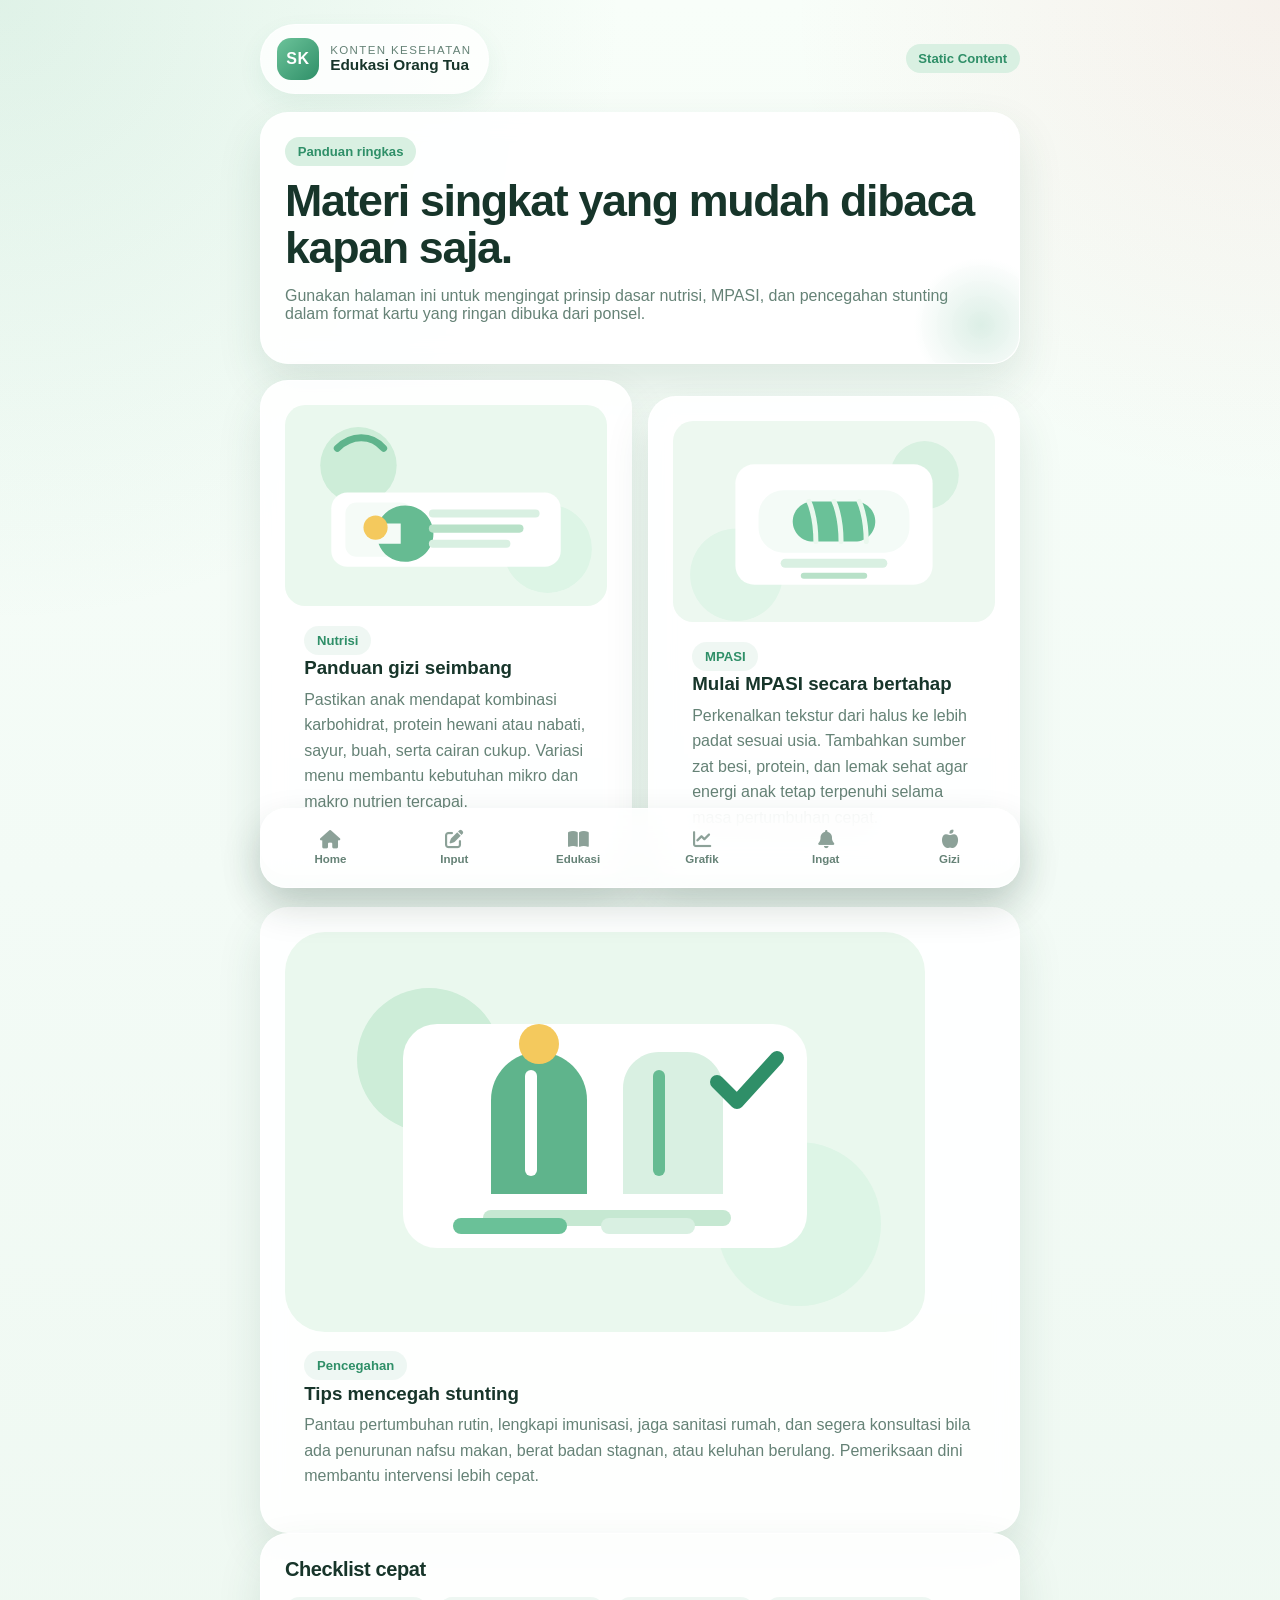
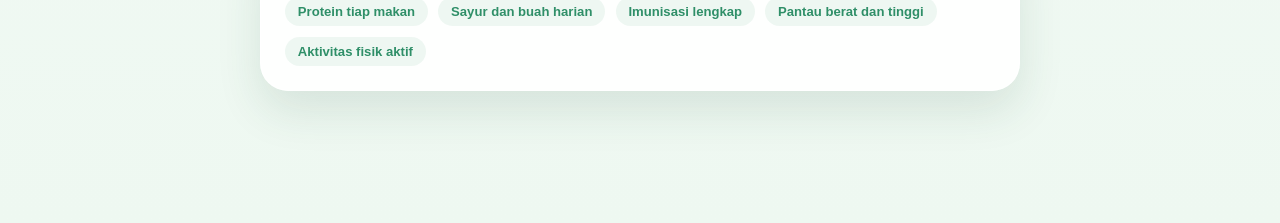
<file: edukasi.html>
<!DOCTYPE html>
<html lang="id">
  <head>
    <meta charset="UTF-8">
    <meta name="viewport" content="width=device-width, initial-scale=1.0">
    <meta name="theme-color" content="#5fb48c">
    <title>SIKEMBANG | Edukasi</title>
    <link rel="manifest" href="./manifest.json">
    <link rel="icon" href="./assets/icons/icon-192.svg" type="image/svg+xml">
    <link rel="stylesheet" href="https://cdnjs.cloudflare.com/ajax/libs/font-awesome/6.4.0/css/all.min.css">
    <link rel="stylesheet" href="./style.css">
  </head>
  <body>
    <main class="page-shell">
      <header class="topbar">
        <div class="brand-mark">
          <div class="brand-mark__logo">SK</div>
          <div>
            <span class="brand-mark__eyebrow">Konten Kesehatan</span>
            <span class="brand-mark__title">Edukasi Orang Tua</span>
          </div>
        </div>
        <span class="tag-pill">Static Content</span>
      </header>

      <section class="hero-card">
        <span class="tag-pill">Panduan ringkas</span>
        <h1 class="hero-title">Materi singkat yang mudah dibaca kapan saja.</h1>
        <p class="hero-copy">
          Gunakan halaman ini untuk mengingat prinsip dasar nutrisi, MPASI, dan pencegahan stunting
          dalam format kartu yang ringan dibuka dari ponsel.
        </p>
      </section>

      <section class="article-grid" style="margin-top: 1rem;">
        <article class="card article-card">
          <img src="./assets/images/nutrition-guide.svg" alt="Ilustrasi panduan nutrisi anak">
          <div class="article-content">
            <span class="mini-chip">Nutrisi</span>
            <h3>Panduan gizi seimbang</h3>
            <p>
              Pastikan anak mendapat kombinasi karbohidrat, protein hewani atau nabati, sayur,
              buah, serta cairan cukup. Variasi menu membantu kebutuhan mikro dan makro nutrien tercapai.
            </p>
          </div>
        </article>

        <article class="card article-card">
          <img src="./assets/images/mpasi-guide.svg" alt="Ilustrasi panduan MPASI">
          <div class="article-content">
            <span class="mini-chip">MPASI</span>
            <h3>Mulai MPASI secara bertahap</h3>
            <p>
              Perkenalkan tekstur dari halus ke lebih padat sesuai usia. Tambahkan sumber zat besi,
              protein, dan lemak sehat agar energi anak tetap terpenuhi selama masa pertumbuhan cepat.
            </p>
          </div>
        </article>

        <article class="card article-card article-card--wide">
          <img src="./assets/images/stunting-prevention.svg" alt="Ilustrasi pencegahan stunting">
          <div class="article-content">
            <span class="mini-chip">Pencegahan</span>
            <h3>Tips mencegah stunting</h3>
            <p>
              Pantau pertumbuhan rutin, lengkapi imunisasi, jaga sanitasi rumah, dan segera konsultasi
              bila ada penurunan nafsu makan, berat badan stagnan, atau keluhan berulang. Pemeriksaan dini
              membantu intervensi lebih cepat.
            </p>
          </div>
        </article>
      </section>

      <section class="card">
        <h2 class="section-title">Checklist cepat</h2>
        <div class="chip-row" style="margin-top: 1rem;">
          <span class="mini-chip">Protein tiap makan</span>
          <span class="mini-chip">Sayur dan buah harian</span>
          <span class="mini-chip">Imunisasi lengkap</span>
          <span class="mini-chip">Pantau berat dan tinggi</span>
          <span class="mini-chip">Aktivitas fisik aktif</span>
        </div>
      </section>
    </main>

    <nav class="bottom-nav" aria-label="Navigasi utama">
      <div class="bottom-nav__grid">
        <a href="./index.html"><i class="fas fa-home"></i>Home</a>
        <a href="./input.html"><i class="fas fa-edit"></i>Input</a>
        <a href="./edukasi.html"><i class="fas fa-book-open"></i>Edukasi</a>
        <a href="./grafik.html"><i class="fas fa-chart-line"></i>Grafik</a>
        <a href="./pengingat.html"><i class="fas fa-bell"></i>Ingat</a>
        <a href="./aktivitas.html"><i class="fas fa-apple-alt"></i>Gizi</a>
      </div>
    </nav>

    <script src="./app.js"></script>
  </body>
</html>
</file>
<file: style.css>
:root {
  --bg: #f3fbf6;
  --bg-strong: #e4f6ea;
  --surface: rgba(255, 255, 255, 0.92);
  --surface-strong: #ffffff;
  --primary: #5fb48c;
  --primary-strong: #2f8f68;
  --primary-soft: #d9f0e2;
  --text: #17352a;
  --muted: #658276;
  --border: rgba(95, 180, 140, 0.18);
  --shadow: 0 20px 45px rgba(30, 83, 60, 0.12);
  --success: #49a66f;
  --warning: #efc14d;
  --danger: #e06d64;
  --radius-lg: 28px;
  --radius-md: 20px;
  --radius-sm: 14px;
  --max-width: 760px;
}

* {
  box-sizing: border-box;
}

html {
  scroll-behavior: smooth;
}

body {
  margin: 0;
  min-height: 100vh;
  font-family: "Aptos", "Segoe UI", "Trebuchet MS", sans-serif;
  background:
    radial-gradient(circle at top left, rgba(95, 180, 140, 0.16), transparent 28%),
    radial-gradient(circle at top right, rgba(224, 109, 100, 0.09), transparent 22%),
    linear-gradient(180deg, #f8fef9 0%, var(--bg) 48%, #eef8f1 100%);
  color: var(--text);
}

img {
  max-width: 100%;
  display: block;
}

a {
  color: inherit;
  text-decoration: none;
}

button,
input,
select,
textarea {
  font: inherit;
}

.page-shell {
  width: min(calc(100% - 24px), var(--max-width));
  margin: 0 auto;
  padding: 24px 0 132px;
}

.topbar {
  display: flex;
  align-items: center;
  justify-content: space-between;
  gap: 1rem;
  margin-bottom: 18px;
}

.brand-mark {
  display: inline-flex;
  align-items: center;
  gap: 0.7rem;
  padding: 0.8rem 1rem;
  background: rgba(255, 255, 255, 0.82);
  border: 1px solid rgba(255, 255, 255, 0.7);
  border-radius: 999px;
  box-shadow: 0 10px 25px rgba(47, 143, 104, 0.08);
}

.brand-mark__logo {
  width: 42px;
  height: 42px;
  border-radius: 14px;
  display: grid;
  place-items: center;
  background: linear-gradient(135deg, #6cc39a, #2f8f68);
  color: #fff;
  font-weight: 700;
  letter-spacing: 0.04em;
}

.brand-mark__eyebrow {
  display: block;
  font-size: 0.72rem;
  text-transform: uppercase;
  letter-spacing: 0.12em;
  color: var(--muted);
}

.brand-mark__title {
  display: block;
  font-size: 0.96rem;
  font-weight: 700;
}

.tag-pill,
.status-chip,
.mini-chip {
  display: inline-flex;
  align-items: center;
  gap: 0.38rem;
  padding: 0.45rem 0.8rem;
  border-radius: 999px;
  font-size: 0.82rem;
  font-weight: 600;
}

.tag-pill {
  background: var(--primary-soft);
  color: var(--primary-strong);
}

.status-chip {
  color: #fff;
}

.status-chip[data-status="normal"] {
  background: var(--success);
}

.status-chip[data-status="risk"] {
  background: var(--warning);
  color: #3f3200;
}

.status-chip[data-status="stunting"] {
  background: var(--danger);
}

.mini-chip {
  background: rgba(95, 180, 140, 0.1);
  color: var(--primary-strong);
}

.hero-card,
.card {
  background: var(--surface);
  border: 1px solid rgba(255, 255, 255, 0.88);
  border-radius: var(--radius-lg);
  box-shadow: var(--shadow);
  backdrop-filter: blur(12px);
}

.hero-card {
  padding: 1.5rem;
  overflow: hidden;
  position: relative;
}

.hero-card::after {
  content: "";
  position: absolute;
  inset: auto -32px -32px auto;
  width: 140px;
  height: 140px;
  border-radius: 50%;
  background: radial-gradient(circle, rgba(95, 180, 140, 0.22), transparent 68%);
  pointer-events: none;
}

.hero-grid,
.stats-grid,
.article-grid,
.quick-grid,
.summary-grid,
.form-grid,
.list-grid {
  display: grid;
  gap: 1rem;
}

.hero-grid {
  grid-template-columns: 1fr;
}

.hero-title {
  margin: 0.7rem 0 0.8rem;
  font-size: clamp(2rem, 5vw, 2.8rem);
  line-height: 1.05;
  letter-spacing: -0.03em;
}

.hero-copy,
.section-copy,
.muted {
  color: var(--muted);
}

.hero-actions,
.section-actions,
.inline-actions {
  display: flex;
  flex-wrap: wrap;
  gap: 0.8rem;
}

.button,
.button-secondary,
.button-ghost {
  appearance: none;
  border: none;
  border-radius: 16px;
  cursor: pointer;
  transition: transform 0.2s ease, box-shadow 0.2s ease, background 0.2s ease;
}

.button {
  padding: 0.95rem 1.15rem;
  background: linear-gradient(135deg, #5fb48c, #2f8f68);
  color: #fff;
  font-weight: 700;
  box-shadow: 0 14px 25px rgba(47, 143, 104, 0.24);
}

.button-secondary {
  padding: 0.95rem 1.15rem;
  background: rgba(95, 180, 140, 0.13);
  color: var(--primary-strong);
  font-weight: 700;
}

.button-ghost {
  padding: 0.75rem 0.95rem;
  background: rgba(255, 255, 255, 0.8);
  color: var(--text);
  font-weight: 600;
  border: 1px solid var(--border);
}

.button:hover,
.button-secondary:hover,
.button-ghost:hover {
  transform: translateY(-2px);
}

.card {
  padding: 1.25rem;
}

.card + .card,
.card + .hero-card,
.hero-card + .card {
  margin-top: 1rem;
}

.section-title {
  margin: 0 0 0.4rem;
  font-size: 1.25rem;
  letter-spacing: -0.02em;
}

.section-copy {
  margin: 0;
  line-height: 1.6;
}

.stats-grid,
.quick-grid,
.summary-grid {
  grid-template-columns: repeat(2, minmax(0, 1fr));
}

.stat-card,
.quick-card,
.summary-card {
  padding: 1rem;
  border-radius: var(--radius-md);
  background: var(--surface-strong);
  border: 1px solid var(--border);
}

.stat-card strong,
.summary-card strong {
  display: block;
  font-size: 1.5rem;
  margin-top: 0.45rem;
}

.stat-card span,
.summary-card span,
.quick-card p {
  color: var(--muted);
}

.quick-card h3,
.article-card h3 {
  margin: 0.15rem 0 0.45rem;
}

.article-grid {
  grid-template-columns: 1fr;
}

.article-card {
  overflow: hidden;
  padding: 0;
}

.article-card img {
  aspect-ratio: 16 / 10;
  object-fit: cover;
}

.article-content {
  padding: 1.2rem;
}

.article-content p {
  margin: 0;
  color: var(--muted);
  line-height: 1.6;
}

.form-grid {
  grid-template-columns: 1fr;
}

.field {
  display: grid;
  gap: 0.45rem;
}

.field label {
  font-weight: 700;
  font-size: 0.95rem;
}

.field input,
.field select,
.field textarea {
  width: 100%;
  padding: 0.95rem 1rem;
  background: rgba(255, 255, 255, 0.88);
  border: 1px solid rgba(95, 180, 140, 0.2);
  border-radius: 16px;
  color: var(--text);
  outline: none;
  transition: border-color 0.2s ease, box-shadow 0.2s ease, background 0.2s ease;
}

.field input:focus,
.field select:focus,
.field textarea:focus {
  border-color: rgba(47, 143, 104, 0.6);
  box-shadow: 0 0 0 5px rgba(95, 180, 140, 0.12);
  background: #fff;
}

.field textarea {
  resize: vertical;
  min-height: 110px;
}

.helper-text {
  margin: 0.3rem 0 0;
  color: var(--muted);
  font-size: 0.88rem;
}

.message {
  display: none;
  margin-top: 1rem;
  padding: 0.9rem 1rem;
  border-radius: 16px;
  font-weight: 600;
}

.message.is-visible {
  display: block;
}

.message[data-variant="success"] {
  background: rgba(73, 166, 111, 0.12);
  color: #1f6b41;
}

.message[data-variant="warning"] {
  background: rgba(239, 193, 77, 0.18);
  color: #5b4500;
}

.message[data-variant="error"] {
  background: rgba(224, 109, 100, 0.14);
  color: #84231c;
}

.list-grid {
  grid-template-columns: 1fr;
}

.list-item,
.summary-line,
.reminder-item,
.activity-item {
  display: flex;
  align-items: flex-start;
  justify-content: space-between;
  gap: 1rem;
  padding: 1rem 0;
  border-bottom: 1px solid rgba(95, 180, 140, 0.12);
}

.list-item:last-child,
.summary-line:last-child,
.reminder-item:last-child,
.activity-item:last-child {
  border-bottom: none;
  padding-bottom: 0;
}

.list-item:first-child,
.summary-line:first-child,
.reminder-item:first-child,
.activity-item:first-child {
  padding-top: 0;
}

.list-item h4,
.reminder-item h4,
.activity-item h4 {
  margin: 0 0 0.35rem;
  font-size: 1rem;
}

.list-item p,
.reminder-item p,
.activity-item p,
.summary-line p {
  margin: 0;
  color: var(--muted);
  line-height: 1.5;
}

.empty-state {
  padding: 1rem;
  border: 1px dashed rgba(95, 180, 140, 0.28);
  border-radius: 18px;
  text-align: center;
  color: var(--muted);
  background: rgba(255, 255, 255, 0.55);
}

.legend-row,
.chip-row {
  display: flex;
  flex-wrap: wrap;
  gap: 0.65rem;
}

.chart-card canvas {
  width: 100%;
  height: 280px !important;
  max-height: 290px;
}

.notice-strip {
  display: flex;
  align-items: center;
  justify-content: space-between;
  gap: 0.75rem;
  padding: 1rem;
  border-radius: 18px;
  background: linear-gradient(135deg, rgba(95, 180, 140, 0.16), rgba(255, 255, 255, 0.85));
  border: 1px solid rgba(95, 180, 140, 0.2);
}

.notice-strip strong {
  display: block;
  margin-bottom: 0.2rem;
}

.reminder-item.is-done {
  opacity: 0.72;
}

.reminder-item.is-done h4,
.reminder-item.is-done p {
  text-decoration: line-through;
}

.install-banner {
  position: fixed;
  left: 50%;
  bottom: 98px;
  transform: translateX(-50%);
  width: min(calc(100% - 24px), 420px);
  padding: 0.95rem 1rem;
  border-radius: 18px;
  background: rgba(23, 53, 42, 0.92);
  color: #fff;
  box-shadow: 0 20px 40px rgba(0, 0, 0, 0.22);
  display: none;
  align-items: center;
  justify-content: space-between;
  gap: 0.9rem;
  z-index: 20;
}

.install-banner.is-visible {
  display: flex;
}

.install-banner p {
  margin: 0;
  font-size: 0.92rem;
}

.bottom-nav {
  position: fixed;
  left: 50%;
  bottom: 12px;
  transform: translateX(-50%);
  width: min(calc(100% - 20px), var(--max-width));
  padding: 0.65rem;
  background: rgba(255, 255, 255, 0.85);
  border: 1px solid rgba(255, 255, 255, 0.88);
  border-radius: 26px;
  backdrop-filter: blur(18px);
  box-shadow: 0 18px 38px rgba(20, 49, 39, 0.18);
  z-index: 15;
}

.bottom-nav__grid {
  display: grid;
  grid-template-columns: repeat(6, minmax(0, 1fr));
  gap: 0.35rem;
}

.bottom-nav a {
  display: grid;
  justify-items: center;
  gap: 0.28rem;
  padding: 0.7rem 0.3rem;
  border-radius: 18px;
  color: var(--muted);
  font-size: 0.72rem;
  font-weight: 700;
  text-align: center;
  transition: background 0.2s ease, color 0.2s ease, transform 0.2s ease;
}

.bottom-nav a i {
  font-size: 1.15rem;
  color: currentColor;
  opacity: 0.75;
  transition: transform 0.2s ease, opacity 0.2s ease;
}

.bottom-nav a.active {
  background: linear-gradient(135deg, rgba(95, 180, 140, 0.18), rgba(95, 180, 140, 0.08));
  color: var(--primary-strong);
  transform: translateY(-2px);
}

.bottom-nav a.active i {
  opacity: 1;
  transform: scale(1.1);
}

.sr-only {
  position: absolute;
  width: 1px;
  height: 1px;
  padding: 0;
  margin: -1px;
  overflow: hidden;
  clip: rect(0, 0, 0, 0);
  border: 0;
}

@media (min-width: 640px) {
  .hero-card,
  .card {
    padding: 1.5rem;
  }

  .hero-grid {
    grid-template-columns: 1.2fr 0.8fr;
    align-items: center;
  }

  .article-grid {
    grid-template-columns: repeat(2, minmax(0, 1fr));
  }

  .stats-grid,
  .quick-grid,
  .summary-grid,
  .form-grid {
    grid-template-columns: repeat(2, minmax(0, 1fr));
  }

  .form-grid .field--full,
  .article-card--wide {
    grid-column: 1 / -1;
  }
}
</file>
